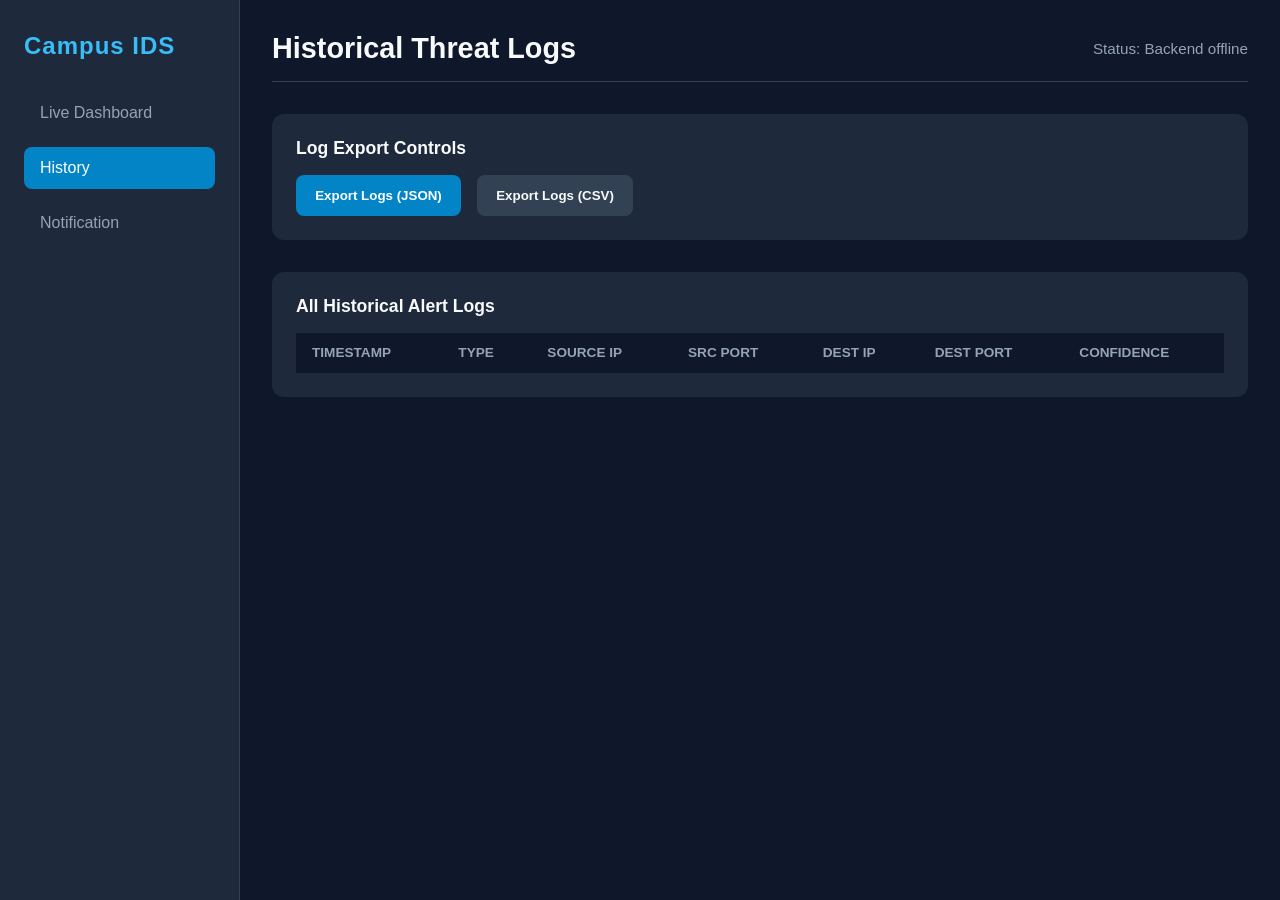
<file: history.html>
<!DOCTYPE html>
<html lang="en">
<head>
    <meta charset="UTF-8">
    <meta name="viewport" content="width=device-width, initial-scale=1.0">
    <title>Alert History</title>
    <link rel="stylesheet" href="style.css">
</head>
<body>
    <div class="sidebar">
        <h2>Campus IDS</h2>
        <ul>
            <li id="nav-dashboard"><a href="index.html">Live Dashboard</a></li>
            <li id="nav-history" class="active"><a href="history.html">History</a></li>
            <li id="nav-notification"><a href="notification.html">Notification</a></li>
        </ul>
    </div>
    
    <div class="main-content">
        <header>
            <h1>Historical Threat Logs</h1>
            <div class="system-status">
                Status: <span id="status-indicator" class="status online">Active</span>
            </div>
        </header>

        <section class="actions-container" style="margin-bottom: 2rem;">
            <h3>Log Export Controls</h3>
            <div style="display: flex; gap: 1rem;">
                <button id="export-json-btn" class="btn">Export Logs (JSON)</button>
                <button id="export-csv-btn" class="btn secondary">Export Logs (CSV)</button>
            </div>
        </section>

        <section class="table-container">
            <h3>All Historical Alert Logs</h3>
            <table id="history-alerts-table">
                <thead>
                    <tr>
                        <th>Timestamp</th>
                        <th>Type</th>
                        <th>Source IP</th>
                        <th>Src Port</th>
                        <th>Dest IP</th>
                        <th>Dest Port</th>
                        <th>Confidence</th>
                    </tr>
                </thead>
                <tbody id="history-alerts-body">
                </tbody>
            </table>
        </section>
    </div>

    <script src="script.js"></script>
</body>
</html>
</file>
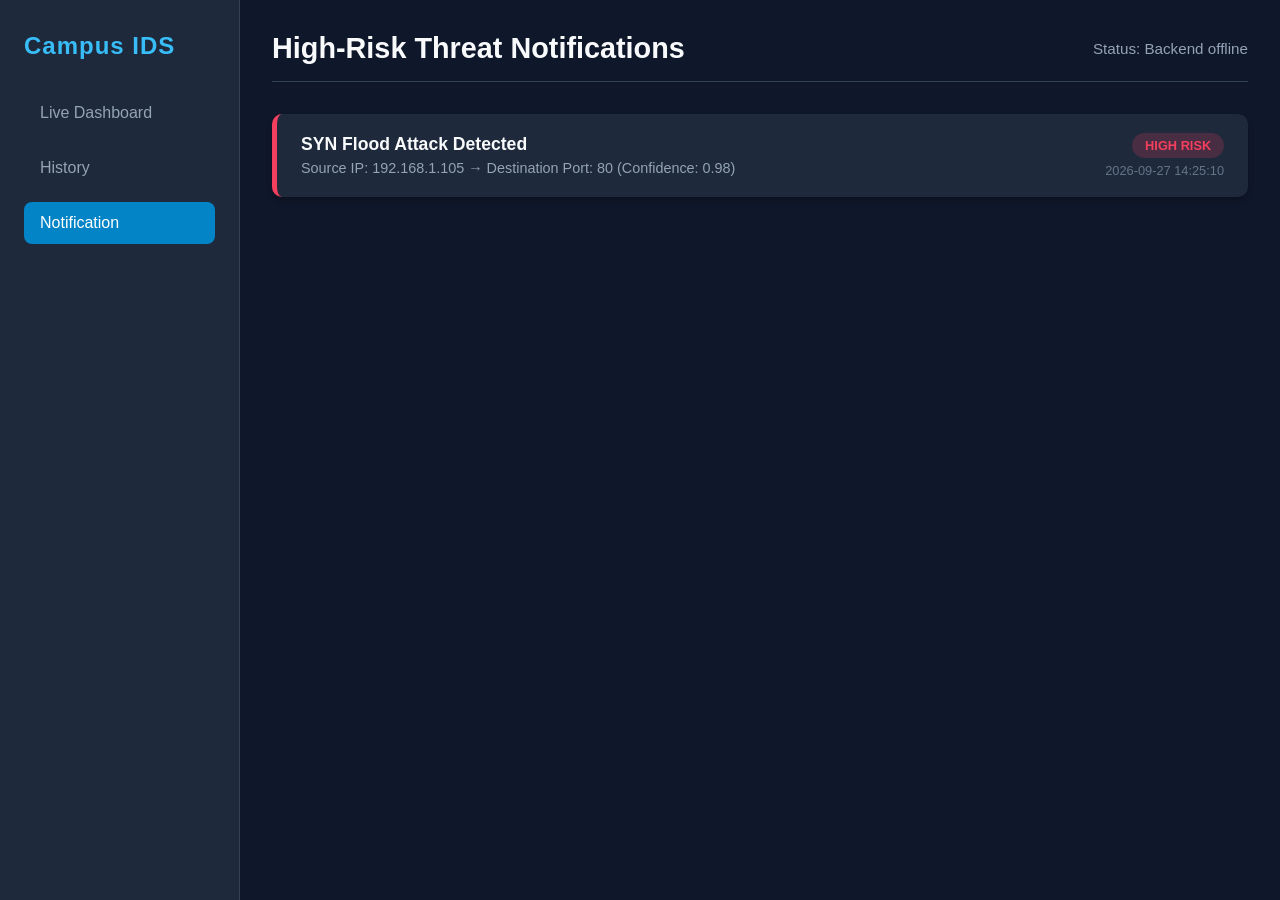
<file: notification.html>
<!DOCTYPE html>
<html lang="en">
<head>
    <meta charset="UTF-8">
    <meta name="viewport" content="width=device-width, initial-scale=1.0">
    <title>Campus IDS - Notifications</title>
    <link rel="stylesheet" href="style.css">
</head>
<body>
    <div class="sidebar">
        <h2>Campus IDS</h2>
        <ul>
            <li id="nav-dashboard"><a href="index.html">Live Dashboard</a></li>
            <li id="nav-history"><a href="history.html">History</a></li>
            <li id="nav-notification" class="active"><a href="notification.html">Notification</a></li>
        </ul>
    </div>
    
    <div class="main-content">
        <header>
            <h1>High-Risk Threat Notifications</h1>
            <div class="system-status">
                Status: <span id="status-indicator" class="status online">Active</span>
            </div>
        </header>

        <section class="notification-container" id="notification-list">
            <!-- example -->
            <div class="notification-card">
                <div class="notification-info">
                    <h4>SYN Flood Attack Detected</h4>
                    <p>Source IP: 192.168.1.105 &rarr; Destination Port: 80 (Confidence: 0.98)</p>
                </div>
                <div class="notification-meta">
                    <span class="badge-high">HIGH RISK</span>
                    <div class="time-text">2026-09-27 14:25:10</div>
                </div>
            </div>
        </section>
    </div>

    <script src="script.js"></script>
</body>
</html>
</file>
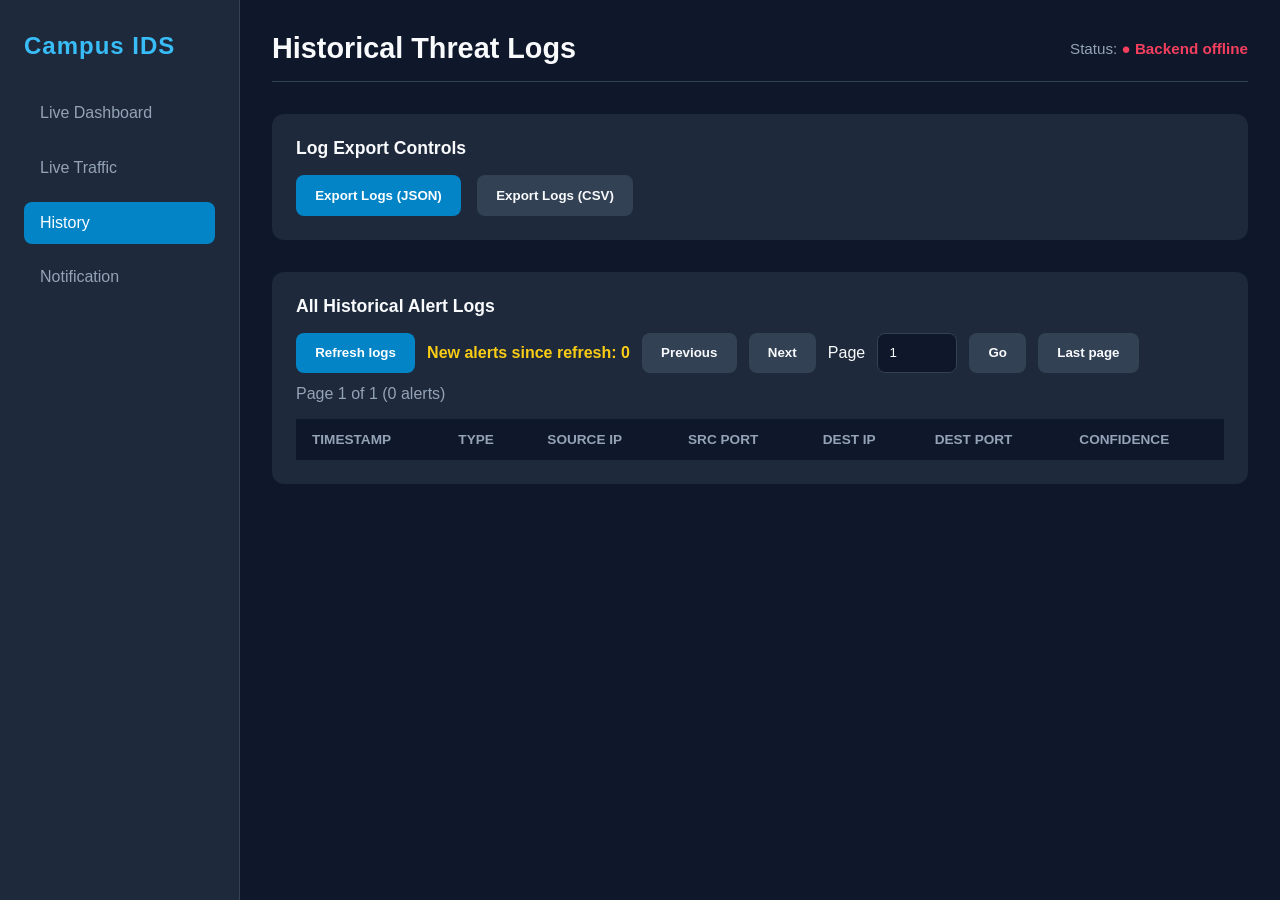
<file: ids_project/web/history.html>
<!DOCTYPE html>
<html lang="en">

<head>
    <meta charset="UTF-8">
    <meta name="viewport" content="width=device-width, initial-scale=1.0">
    <title>Alert History</title>
    <link rel="stylesheet" href="style.css">
</head>

<body>
    <div class="sidebar">
        <h2>Campus IDS</h2>
        <ul>
            <li id="nav-dashboard"><a href="index.html">Live Dashboard</a></li>
            <li id="nav-traffic"><a href="traffic.html">Live Traffic</a></li>
            <li id="nav-history" class="active"><a href="history.html">History</a></li>
            <li id="nav-notification"><a href="notification.html">Notification</a></li>
        </ul>
    </div>

    <div class="main-content">
        <header>
            <h1>Historical Threat Logs</h1>
            <div class="system-status">
                Status: <span id="status-indicator" class="status online">Active</span>
            </div>
        </header>

        <section class="actions-container" style="margin-bottom: 2rem;">
            <h3>Log Export Controls</h3>
            <div style="display: flex; gap: 1rem;">
                <button id="export-json-btn" class="btn">Export Logs (JSON)</button>
                <button id="export-csv-btn" class="btn secondary">Export Logs (CSV)</button>
                <!--<button id="clear-history-btn" class="btn danger">Clear All Alerts &amp; History</button>-->
            </div>
        </section>

        <section class="table-container">
            <h3>All Historical Alert Logs</h3>
            <nav class="history-pagination" aria-label="Alert history pages">
                <button id="history-refresh" class="btn" type="button">Refresh logs</button>
                <span id="history-new-alert-count" class="history-new-alert-count" aria-live="polite">
                    New alerts since refresh: 0
                </span>
                <button id="history-previous-page" class="btn secondary" type="button">Previous</button>
                <button id="history-next-page" class="btn secondary" type="button">Next</button>
                <label for="history-page-input">Page</label>
                <input id="history-page-input" type="number" min="1" value="1" aria-label="Page number">
                <button id="history-go-to-page" class="btn secondary" type="button">Go</button>
                <button id="history-last-page" class="btn secondary" type="button">Last page</button>
                <span id="history-page-info" aria-live="polite">Page 1 of 1 (0 alerts)</span>
            </nav>
            <table id="history-alerts-table">
                <thead>
                    <tr>
                        <th>Timestamp</th>
                        <th>Type</th>
                        <th>Source IP</th>
                        <th>Src Port</th>
                        <th>Dest IP</th>
                        <th>Dest Port</th>
                        <th>Confidence</th>
                    </tr>
                </thead>
                <tbody id="history-alerts-body">
                </tbody>
            </table>
        </section>
    </div>

    <script src="script.js"></script>
</body>

</html>
</file>
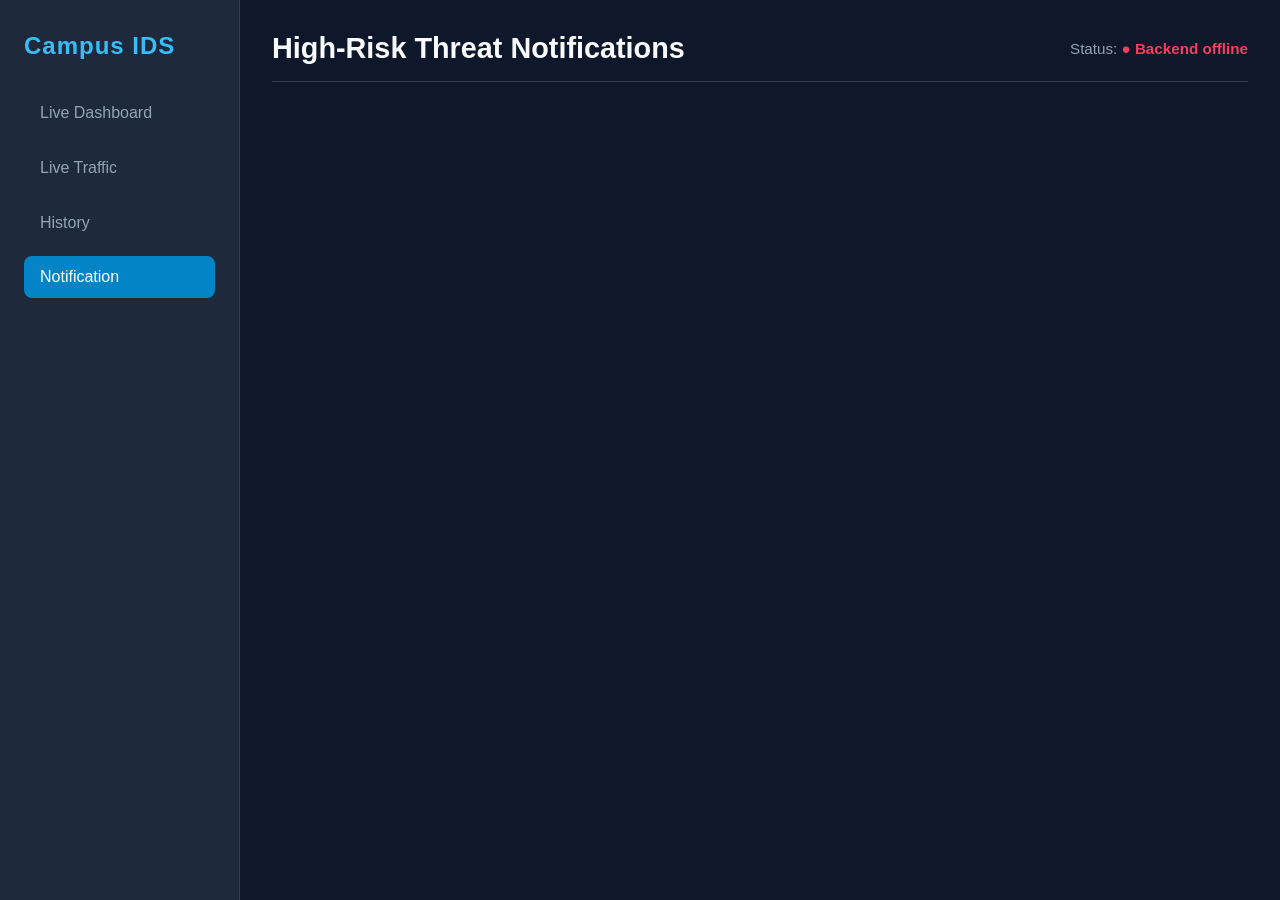
<file: ids_project/web/notification.html>
<!DOCTYPE html>
<html lang="en">
<head>
    <meta charset="UTF-8">
    <meta name="viewport" content="width=device-width, initial-scale=1.0">
    <title>Campus IDS - Notifications</title>
    <link rel="stylesheet" href="style.css">
</head>
<body>
    <div class="sidebar">
        <h2>Campus IDS</h2>
        <ul>
            <li id="nav-dashboard"><a href="index.html">Live Dashboard</a></li>
            <li id="nav-traffic"><a href="traffic.html">Live Traffic</a></li>
            <li id="nav-history"><a href="history.html">History</a></li>
            <li id="nav-notification" class="active"><a href="notification.html">Notification</a></li>
        </ul>
    </div>
    
    <div class="main-content">
        <header>
            <h1>High-Risk Threat Notifications</h1>
            <div class="system-status">
                Status: <span id="status-indicator" class="status online">Active</span>
            </div>
        </header>

        <section class="notification-container" id="notification-list">
        </section>
    </div>

    <script src="script.js"></script>
</body>
</html>
</file>
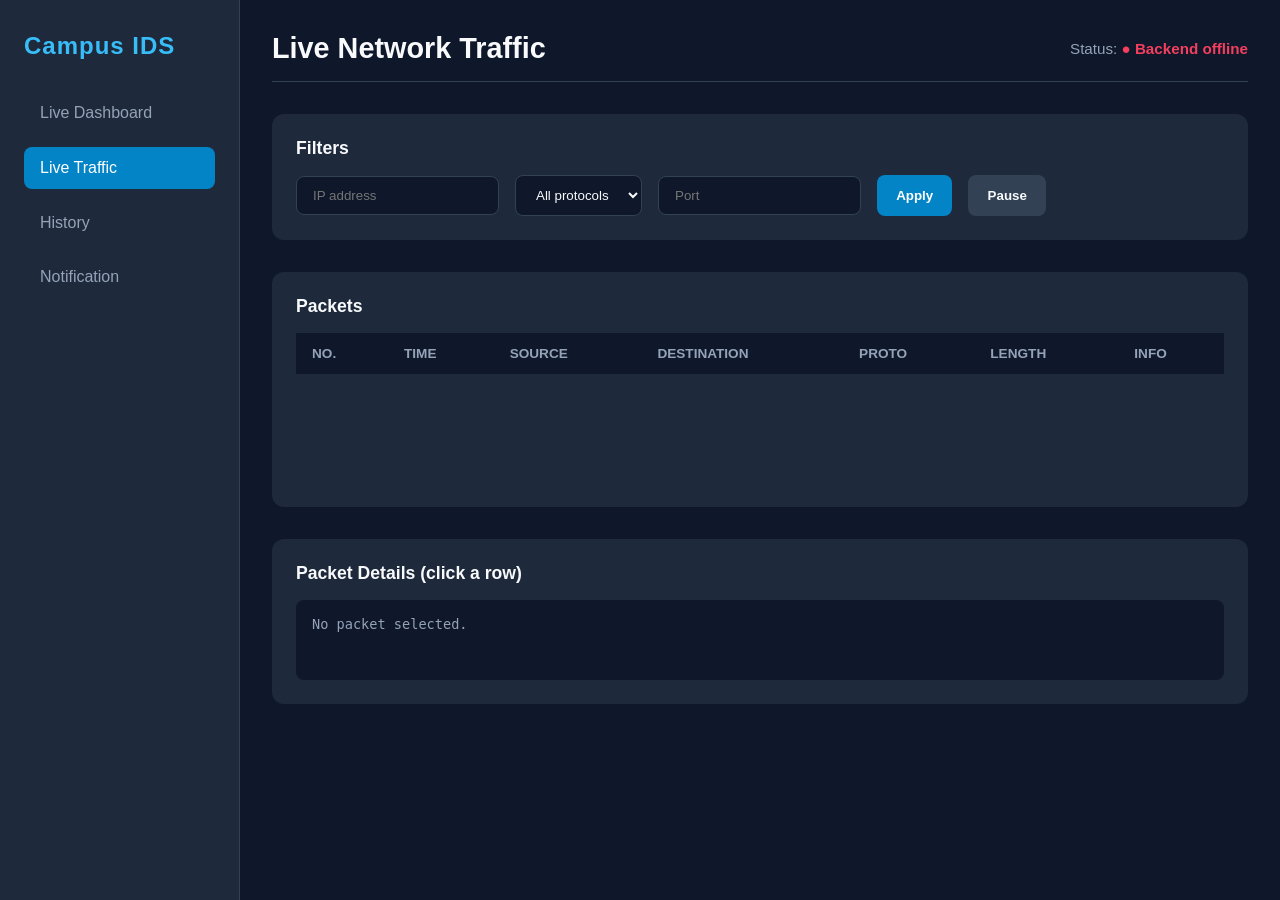
<file: ids_project/web/traffic.html>
<!DOCTYPE html>
<html lang="en">
<head>
    <meta charset="UTF-8">
    <meta name="viewport" content="width=device-width, initial-scale=1.0">
    <title>Campus IDS - Live Traffic</title>
    <link rel="stylesheet" href="style.css">
</head>
<body>
    <div class="sidebar">
        <h2>Campus IDS</h2>
        <ul>
            <li id="nav-dashboard"><a href="index.html">Live Dashboard</a></li>
            <li id="nav-traffic" class="active"><a href="traffic.html">Live Traffic</a></li>
            <li id="nav-history"><a href="history.html">History</a></li>
            <li id="nav-notification"><a href="notification.html">Notification</a></li>
        </ul>
    </div>

    <div class="main-content">
        <header>
            <h1>Live Network Traffic</h1>
            <div class="system-status">
                Status: <span id="status-indicator" class="status online">Active</span>
            </div>
        </header>

        <section class="actions-container">
            <h3>Filters</h3>
            <div class="filter-bar">
                <input id="f-ip" placeholder="IP address">
                <select id="f-proto">
                    <option value="">All protocols</option>
                    <option>TCP</option><option>UDP</option><option>ICMP</option>
                    <option>DNS</option><option>ARP</option>
                </select>
                <input id="f-port" placeholder="Port">
                <button id="apply-btn" class="btn">Apply</button>
                <button id="pause-btn" class="btn secondary">Pause</button>
            </div>
        </section>

        <section class="table-container">
            <h3>Packets</h3>
            <div class="table-scroll-wrapper">
                <table id="traffic-table">
                    <thead>
                        <tr>
                            <th>No.</th><th>Time</th><th>Source</th><th>Destination</th>
                            <th>Proto</th><th>Length</th><th>Info</th>
                        </tr>
                    </thead>
                    <tbody id="traffic-body"></tbody>
                </table>
            </div>
        </section>

        <section class="table-container">
            <h3>Packet Details (click a row)</h3>
            <pre id="packet-detail" class="packet-detail">No packet selected.</pre>
        </section>
    </div>

    <script src="script.js"></script>
</body>
</html>
</file>
<file: style.css>
* {
    margin: 0;
    padding: 0;
    box-sizing: border-box;
    font-family: 'Segoe UI', Tahoma, Geneva, Verdana, sans-serif;
}

body {
    display: flex;
    background-color: #0f172a;
    color: #f8fafc;
    min-height: 100vh;
}
.sidebar {
    width: 240px;
    background-color: #1e293b;
    padding: 2rem 1.5rem;
    border-right: 1px solid #334155;
}

.sidebar h2 {
    color: #38bdf8;
    font-size: 1.5rem;
    margin-bottom: 2rem;
    letter-spacing: 1px;
}

.sidebar ul {
    list-style: none;
}
.sidebar li {
    margin-bottom: 0.8rem;
}
.sidebar a {
    color: #94a3b8;
    text-decoration: none;
    display: block;
    padding: 0.75rem 1rem;
    border-radius: 8px;
    font-weight: 500;
    transition: all 0.2s ease;
}

.sidebar li.active a, 
.sidebar a:hover {
    background-color: #0284c7;
    color: #ffffff;
}
.main-content {
    flex: 1;
    padding: 2rem;
    overflow-y: auto;
}

header {
    display: flex;
    justify-content: space-between;
    align-items: center;
    margin-bottom: 2rem;
    padding-bottom: 1rem;
    border-bottom: 1px solid #334155;
}

header h1 {
    font-size: 1.8rem;
    font-weight: 600;
}

.system-status {
    font-size: 0.95rem;
    color: #94a3b8;
}
.status.online {
    color: #4ade80;
    font-weight: bold;
}
.status.online::before {
    content: "● ";
    color: #22c55e;
}

.cards-grid {
    display: grid;
    grid-template-columns: repeat(auto-fit, minmax(220px, 1fr));
    gap: 1.5rem;
    margin-bottom: 2rem;
}
.card {
    background-color: #1e293b;
    padding: 1.5rem;
    border-radius: 12px;
    border-left: 4px solid #38bdf8;
    box-shadow: 0 4px 6px -1px rgba(0, 0, 0, 0.3);
}
.card.warning { border-left-color: #f43f5e; }
.card.info { border-left-color: #f59e0b; }
.card.success { border-left-color: #a855f7; }

.card h3 {
    font-size: 0.9rem;
    color: #94a3b8;
    margin-bottom: 0.5rem;
}

.stat-number {
    font-size: 2rem;
    font-weight: bold;
    color: #f8fafc;
}
.chart-container, .actions-container, .table-container {
    background-color: #1e293b;
    padding: 1.5rem;
    border-radius: 12px;
    margin-bottom: 2rem;
}

.chart-container h3, .actions-container h3, .table-container h3 {
    margin-bottom: 1rem;
    font-size: 1.1rem;
}
.chart-container {
    max-height: 380px;
}
.btn-group {
    display: flex;
    gap: 1rem;
}

.btn {
    padding: 0.8rem 1.2rem;
    background-color: #0284c7;
    color: white;
    border: none;
    border-radius: 8px;
    cursor: pointer;
    font-weight: 600;
    transition: background 0.2s;
}

.btn:hover { background-color: #0369a1; }
.btn.secondary {
    background-color: #334155;
    color: #f8fafc;
}

.btn.secondary:hover { background-color: #475569; }
table {
    width: 100%;
    border-collapse: collapse;
    text-align: left;
}

th {
    background-color: #0f172a;
    color: #94a3b8;
    padding: 0.8rem 1rem;
    font-size: 0.85rem;
    text-transform: uppercase;
}

td {
    padding: 0.8rem 1rem;
    border-bottom: 1px solid #334155;
    font-size: 0.9rem;
}

tbody tr:hover {
    background-color: #334155;
}
.notification-container {
    display: flex;
    flex-direction: column;
    gap: 1rem;
}

.notification-card {
    background-color: #1e293b;
    padding: 1.2rem 1.5rem;
    border-radius: 10px;
    border-left: 5px solid #f43f5e;
    display: flex;
    justify-content: space-between;
    align-items: center;
    box-shadow: 0 4px 6px -1px rgba(0, 0, 0, 0.3);
    animation: fadeIn 0.3s ease-in-out;
}

.notification-info h4 {
    color: #f8fafc;
    font-size: 1.1rem;
    margin-bottom: 0.3rem;
}

.notification-info p {
    color: #94a3b8;
    font-size: 0.9rem;
}

.notification-meta {
    text-align: right;
}

.badge-high {
    background-color: rgba(244, 63, 94, 0.2);
    color: #f43f5e;
    padding: 0.3rem 0.8rem;
    border-radius: 20px;
    font-size: 0.8rem;
    font-weight: bold;
    display: inline-block;
    margin-bottom: 0.3rem;
}

.time-text {
    color: #64748b;
    font-size: 0.8rem;
}

@keyframes fadeIn {
    from { opacity: 0; transform: translateY(-10px); }
    to { opacity: 1; transform: translateY(0); }
}
.table-scroll-wrapper {
    min-height: 150px;
    max-height: 400px; 
    overflow-y: auto;
}

#history-alerts-table th {
    position: sticky;
    top: 0;
    z-index: 10;
}
</file>
<file: ids_project/web/style.css>
* {
    margin: 0;
    padding: 0;
    box-sizing: border-box;
    font-family: 'Segoe UI', Tahoma, Geneva, Verdana, sans-serif;
}

body {
    display: flex;
    background-color: #0f172a;
    color: #f8fafc;
    min-height: 100vh;
}

.sidebar {
    width: 240px;
    background-color: #1e293b;
    padding: 2rem 1.5rem;
    border-right: 1px solid #334155;
}

.sidebar h2 {
    color: #38bdf8;
    font-size: 1.5rem;
    margin-bottom: 2rem;
    letter-spacing: 1px;
}

.sidebar ul {
    list-style: none;
}

.sidebar li {
    margin-bottom: 0.8rem;
}

.sidebar a {
    color: #94a3b8;
    text-decoration: none;
    display: block;
    padding: 0.75rem 1rem;
    border-radius: 8px;
    font-weight: 500;
    transition: all 0.2s ease;
}

.sidebar li.active a,
.sidebar a:hover {
    background-color: #0284c7;
    color: #ffffff;
}

.main-content {
    flex: 1;
    padding: 2rem;
    overflow-y: auto;
}

header {
    display: flex;
    justify-content: space-between;
    align-items: center;
    margin-bottom: 2rem;
    padding-bottom: 1rem;
    border-bottom: 1px solid #334155;
}

header h1 {
    font-size: 1.8rem;
    font-weight: 600;
}

.system-status {
    font-size: 0.95rem;
    color: #94a3b8;
}

.status.online {
    color: #4ade80;
    font-weight: bold;
}

.status.online::before {
    content: "● ";
    color: #22c55e;
}

.cards-grid {
    display: grid;
    grid-template-columns: repeat(auto-fit, minmax(220px, 1fr));
    gap: 1.5rem;
    margin-bottom: 2rem;
}

.card {
    background-color: #1e293b;
    padding: 1.5rem;
    border-radius: 12px;
    border-left: 4px solid #38bdf8;
    box-shadow: 0 4px 6px -1px rgba(0, 0, 0, 0.3);
}

.card.warning {
    border-left-color: #f43f5e;
}

.card.info {
    border-left-color: #f59e0b;
}

.card.success {
    border-left-color: #a855f7;
}

.card h3 {
    font-size: 0.9rem;
    color: #94a3b8;
    margin-bottom: 0.5rem;
}

.stat-number {
    font-size: 2rem;
    font-weight: bold;
    color: #f8fafc;
}

.chart-container,
.actions-container,
.table-container {
    background-color: #1e293b;
    padding: 1.5rem;
    border-radius: 12px;
    margin-bottom: 2rem;
}

.chart-container h3,
.actions-container h3,
.table-container h3 {
    margin-bottom: 1rem;
    font-size: 1.1rem;
}

.chart-container {
    max-height: 380px;
}

.btn-group {
    display: flex;
    gap: 1rem;
}

.history-pagination {
    display: flex;
    align-items: center;
    flex-wrap: wrap;
    gap: 0.75rem;
    margin-bottom: 1rem;
}

.history-pagination input {
    width: 5rem;
    padding: 0.7rem;
    background: #0f172a;
    color: #f8fafc;
    border: 1px solid #334155;
    border-radius: 8px;
}

.history-pagination span {
    color: #94a3b8;
}

.history-pagination .history-new-alert-count {
    color: #facc15;
    font-weight: 600;
}

.btn {
    padding: 0.8rem 1.2rem;
    background-color: #0284c7;
    color: white;
    border: none;
    border-radius: 8px;
    cursor: pointer;
    font-weight: 600;
    transition: background 0.2s;
}

.btn:hover {
    background-color: #0369a1;
}

.btn.danger {
    background-color: #be123c;
    color: #ffffff;
}

.btn.danger:hover {
    background-color: #9f1239;
}

.btn.secondary {
    background-color: #334155;
    color: #f8fafc;
}

.btn.secondary:hover {
    background-color: #475569;
}

table {
    width: 100%;
    border-collapse: collapse;
    text-align: left;
}

th {
    background-color: #0f172a;
    color: #94a3b8;
    padding: 0.8rem 1rem;
    font-size: 0.85rem;
    text-transform: uppercase;
}

td {
    padding: 0.8rem 1rem;
    border-bottom: 1px solid #334155;
    font-size: 0.9rem;
}

tbody tr:hover {
    background-color: #334155;
}

.clickable {
    cursor: pointer;
}

.notification-container {
    display: flex;
    flex-direction: column;
    gap: 1rem;
}

.notification-card {
    background-color: #1e293b;
    padding: 1.2rem 1.5rem;
    border-radius: 10px;
    border-left: 5px solid #f43f5e;
    display: flex;
    justify-content: space-between;
    align-items: center;
    box-shadow: 0 4px 6px -1px rgba(0, 0, 0, 0.3);
    animation: fadeIn 0.3s ease-in-out;
}

.notification-info h4 {
    color: #f8fafc;
    font-size: 1.1rem;
    margin-bottom: 0.3rem;
}

.notification-info p {
    color: #94a3b8;
    font-size: 0.9rem;
}

.notification-meta {
    text-align: right;
}

.badge-high {
    background-color: rgba(244, 63, 94, 0.2);
    color: #f43f5e;
    padding: 0.3rem 0.8rem;
    border-radius: 20px;
    font-size: 0.8rem;
    font-weight: bold;
    display: inline-block;
    margin-bottom: 0.3rem;
}

.time-text {
    color: #64748b;
    font-size: 0.8rem;
}

@keyframes fadeIn {
    from {
        opacity: 0;
        transform: translateY(-10px);
    }

    to {
        opacity: 1;
        transform: translateY(0);
    }
}

.table-scroll-wrapper {
    min-height: 150px;
    max-height: 400px;
    overflow-y: auto;
}

#history-alerts-table th {
    position: sticky;
    top: 0;
    z-index: 10;
}

/* ---- added for IDS backend + Live Traffic page ---- */
.status.offline {
    color: #f43f5e;
    font-weight: bold;
}

.status.offline::before {
    content: "● ";
}

.filter-bar {
    display: flex;
    gap: 1rem;
    flex-wrap: wrap;
    align-items: center;
}

.filter-bar input,
.filter-bar select {
    padding: 0.7rem 1rem;
    background: #0f172a;
    color: #f8fafc;
    border: 1px solid #334155;
    border-radius: 8px;
}

#custom-range-controls {
    display: flex;
    gap: 0.75rem;
    flex-wrap: wrap;
}

#custom-range-controls[hidden] {
    display: none;
}

.range-info {
    display: block;
    margin: 0.75rem 0;
    color: #94a3b8;
    font-size: 0.9rem;
}

.range-error {
    display: block;
    margin: 0.5rem 0;
    color: #fda4af;
    font-size: 0.9rem;
}

#traffic-table tbody tr {
    cursor: pointer;
}

#traffic-table td {
    font-family: Consolas, monospace;
    font-size: 0.85rem;
}

.packet-detail {
    background: #0f172a;
    padding: 1rem;
    border-radius: 8px;
    color: #94a3b8;
    font-family: Consolas, monospace;
    font-size: 0.85rem;
    min-height: 80px;
    overflow-x: auto;
}

/* Alert detail modal */
body.alert-modal-open {
    overflow: hidden;
}

.alert-modal-overlay {
    position: fixed;
    inset: 0;
    z-index: 1000;
    display: flex;
    align-items: center;
    justify-content: center;
    padding: 1.25rem;
    background: rgba(2, 6, 23, 0.82);
}

.alert-modal-overlay[hidden] {
    display: none;
}

.alert-modal {
    position: relative;
    width: 100%;
    max-width: 760px;
    max-height: 85vh;
    overflow-y: auto;
    padding: 2rem;
    border: 1px solid #334155;
    border-radius: 14px;
    background: #1e293b;
    color: #f8fafc;
    box-shadow: 0 24px 70px rgba(0, 0, 0, 0.5);
}

.alert-modal-close {
    position: sticky;
    top: 0;
    float: right;
    z-index: 1;
    width: 2.25rem;
    height: 2.25rem;
    margin: -0.75rem -0.75rem 0.25rem 0.75rem;
    border: 0;
    border-radius: 8px;
    background: #334155;
    color: #f8fafc;
    font-size: 1.5rem;
    line-height: 1;
    cursor: pointer;
}

.alert-modal-close:hover {
    background: #475569;
}

.alert-modal-header h2 {
    margin: 0 0 0.7rem;
    padding-right: 2rem;
    font-size: 1.5rem;
    overflow-wrap: anywhere;
}

.severity-badge {
    display: inline-block;
    padding: 0.25rem 0.65rem;
    border-radius: 999px;
    font-size: 0.75rem;
    font-weight: 700;
    vertical-align: middle;
}

.severity-high {
    background: rgba(244, 63, 94, 0.2);
    color: #fb7185;
}

.severity-medium {
    background: rgba(245, 158, 11, 0.2);
    color: #fbbf24;
}

.severity-low {
    background: rgba(148, 163, 184, 0.18);
    color: #cbd5e1;
}

.alert-confidence {
    margin-left: 0.5rem;
    color: #94a3b8;
    font-size: 0.9rem;
}

.alert-summary-grid {
    display: grid;
    grid-template-columns: repeat(auto-fit, minmax(180px, 1fr));
    gap: 0.85rem;
    margin: 1.25rem 0 1.5rem;
}

.alert-summary-grid>div {
    min-width: 0;
    padding: 0.85rem;
    border: 1px solid #334155;
    border-radius: 8px;
    background: #0f172a;
}

.alert-summary-grid span,
.alert-summary-grid strong {
    display: block;
}

.alert-summary-grid span {
    margin-bottom: 0.35rem;
    color: #94a3b8;
    font-size: 0.8rem;
}

.alert-summary-grid strong {
    overflow-wrap: anywhere;
    font-size: 0.9rem;
}

.alert-modal-section {
    margin-top: 1.4rem;
    padding-top: 1.1rem;
    border-top: 1px solid #334155;
}

.alert-modal-section h3 {
    margin-bottom: 0.65rem;
    font-size: 1rem;
}

.alert-modal-section p,
.alert-modal-section li {
    color: #cbd5e1;
    font-size: 0.9rem;
    line-height: 1.55;
}

.alert-modal-section ul {
    padding-left: 1.25rem;
}

.alert-modal-section li+li {
    margin-top: 0.35rem;
}

.alert-packet-note {
    margin-bottom: 0.65rem;
    color: #94a3b8 !important;
    font-size: 0.8rem !important;
}

.alert-packet-table-wrap {
    overflow-x: auto;
}

.alert-packet-table {
    min-width: 620px;
    font-size: 0.8rem;
}

.alert-packet-table th,
.alert-packet-table td {
    padding: 0.55rem;
}

.alert-packet-table td {
    overflow-wrap: anywhere;
}

.alert-similar-count {
    margin-top: 1.25rem;
    color: #cbd5e1;
    font-weight: 600;
}

.alert-modal-actions {
    display: flex;
    align-items: center;
    gap: 0.75rem;
    flex-wrap: wrap;
    margin-top: 1.25rem;
}

.alert-copy-status {
    color: #4ade80;
    font-size: 0.85rem;
}

.alert-modal-loading,
.alert-modal-error {
    padding: 2rem 0;
    color: #94a3b8;
}

.alert-modal-error {
    color: #fda4af;
}

@media (max-width: 600px) {
    .alert-modal-overlay {
        padding: 0.5rem;
    }

    .alert-modal {
        max-height: 92vh;
        padding: 1.25rem;
    }

    .alert-modal-header h2 {
        font-size: 1.25rem;
    }

    .alert-modal-actions {
        align-items: stretch;
        flex-direction: column;
    }

    .alert-modal-actions .btn {
        width: 100%;
    }
}
</file>
